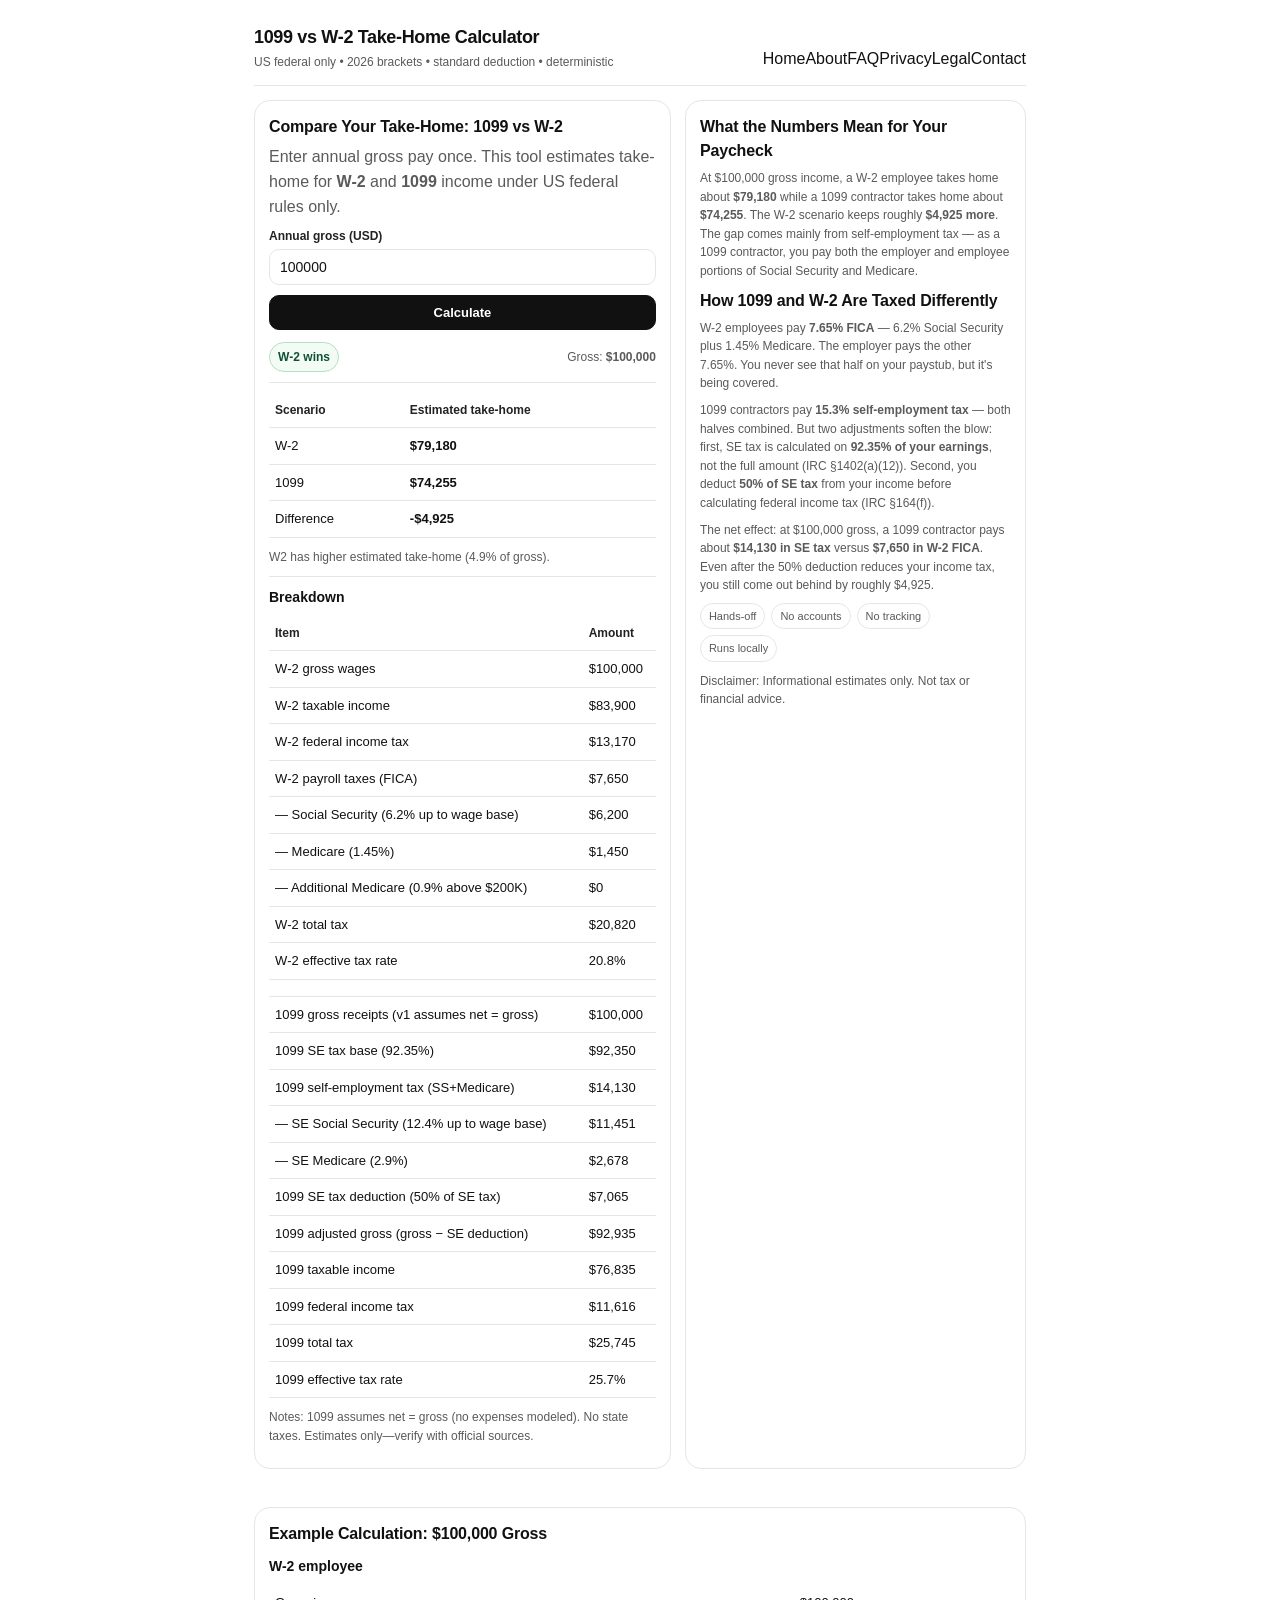
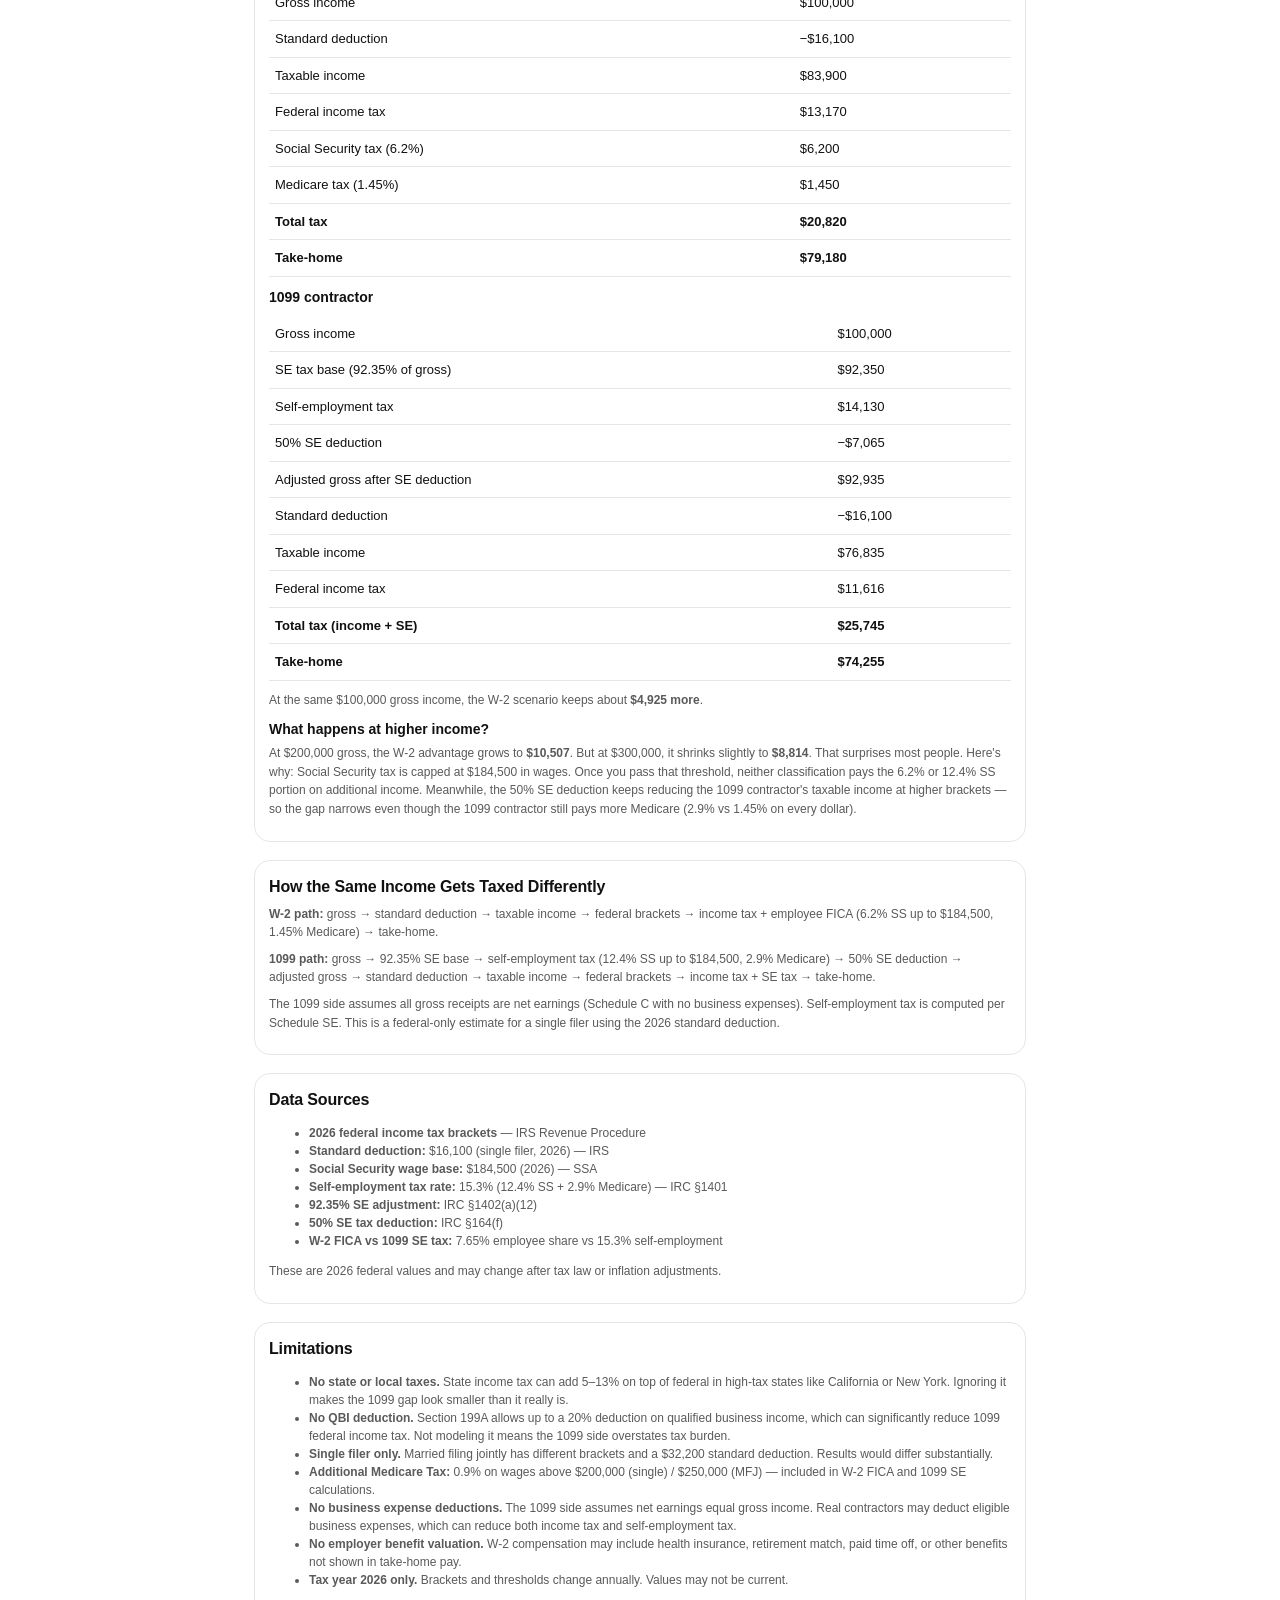
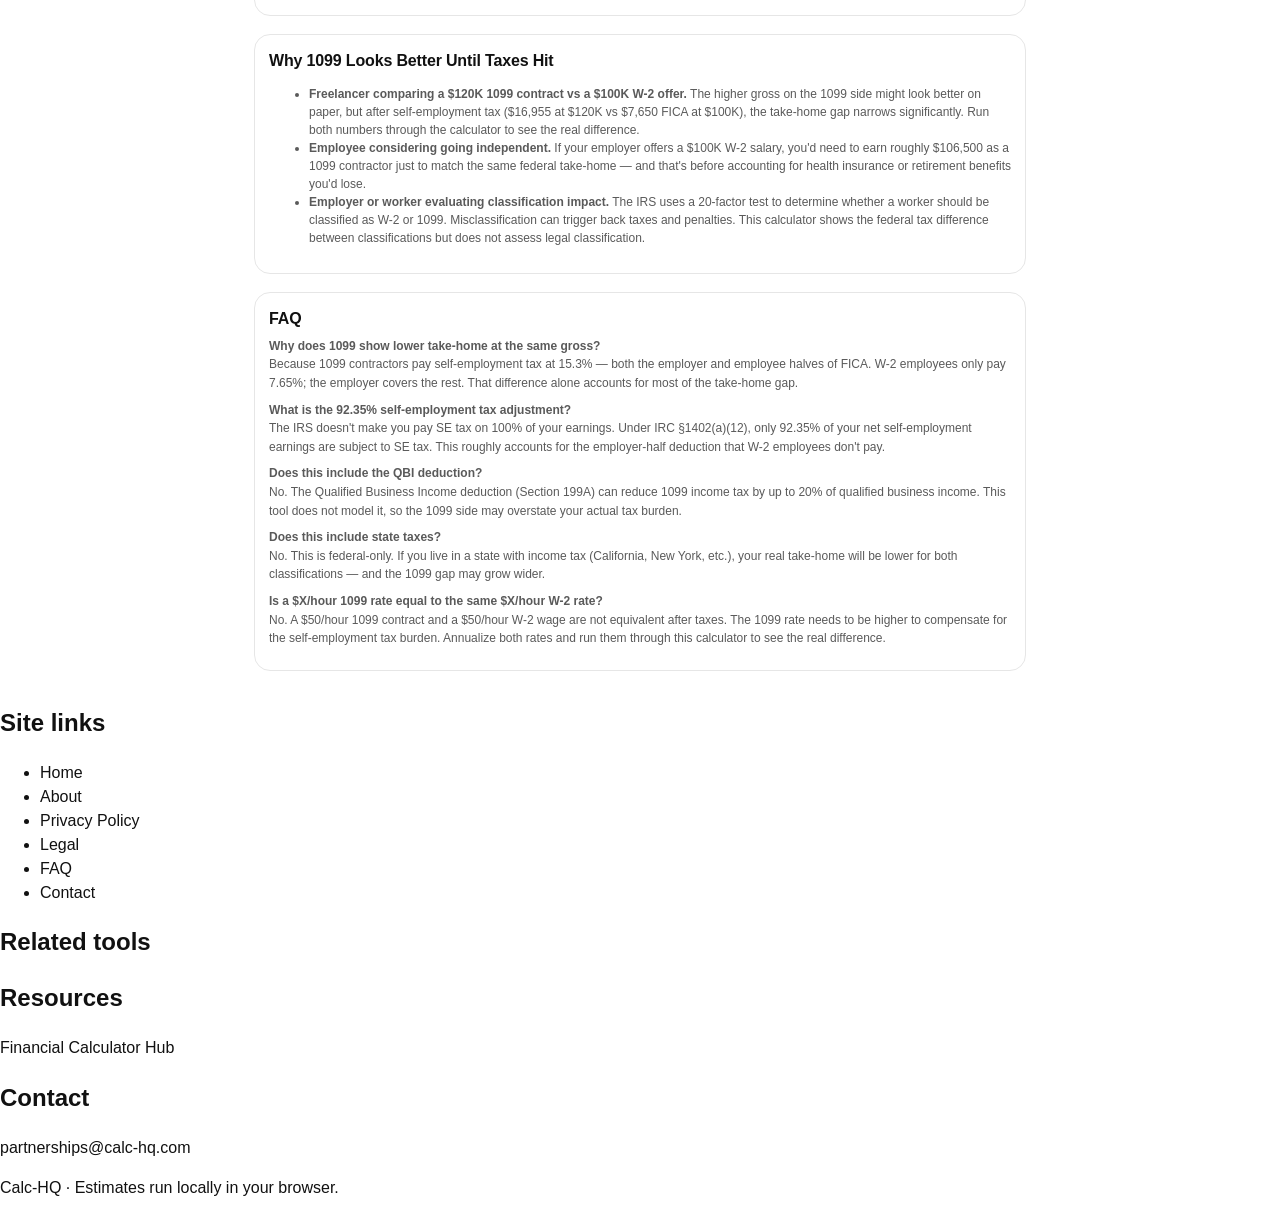
<file: index.html>
<!doctype html>
<html lang="en">
<head>
  <meta charset="utf-8"/>
  <meta name="viewport" content="width=device-width, initial-scale=1"/>
  <title>1099 vs W-2 Take-Home Calculator | 1099vsw2calc.com</title>
  <meta name="description" content="Compare 1099 vs W-2 take-home pay using 2026 US federal brackets, the standard deduction, and self-employment tax modeling."/>
  <meta name="robots" content="index, follow"/>
  <meta name="google-adsense-account" content="ca-pub-7744853829365165"/>
  <meta property="og:type" content="website"/>
  <meta property="og:title" content="1099 vs W-2 Take-Home Calculator | 1099vsw2calc.com"/>
  <meta property="og:description" content="Compare 1099 vs W-2 take-home pay using 2026 US federal brackets, the standard deduction, and self-employment tax modeling."/>
  <meta property="og:url" content="https://1099vsw2calc.com/"/>
  <meta property="og:site_name" content="1099vsW2Calc.com"/>
  <meta name="twitter:card" content="summary"/>
  <meta name="twitter:title" content="1099 vs W-2 Take-Home Calculator | 1099vsw2calc.com"/>
  <meta name="twitter:description" content="Compare 1099 vs W-2 take-home pay using 2026 US federal brackets, the standard deduction, and self-employment tax modeling."/>
  <script type="application/ld+json">{"@context":"https://schema.org","@type":"WebApplication","name":"1099 vs W-2 Take-Home Calculator","url":"https://1099vsw2calc.com/","applicationCategory":"FinanceApplication","operatingSystem":"Any","browserRequirements":"Requires JavaScript","description":"Compare 1099 vs W-2 take-home pay using 2026 US federal brackets, the standard deduction, and self-employment tax modeling.","offers":{"@type":"Offer","price":"0","priceCurrency":"USD"}}</script>
  <link rel="canonical" href="https://1099vsw2calc.com/">
  <link rel="icon" type="image/svg+xml" href="/assets/favicon.svg"/>
  <script async src="https://pagead2.googlesyndication.com/pagead/js/adsbygoogle.js?client=ca-pub-7744853829365165" crossorigin="anonymous"></script>
  <link rel="stylesheet" href="/assets/styles.css?v=layout-repair-0429"/>
</head>
<body>
  <div class="container">
    <div class="header">
      <div class="brand">
        <h1>1099 vs W‑2 Take‑Home Calculator</h1>
        <p>US federal only • 2026 brackets • standard deduction • deterministic</p>
      </div>
      <div data-site-header-nav></div>
    </div>

<div class="grid">
  <section class="card">
    <h2>Compare Your Take-Home: 1099 vs W-2</h2>
    <p>Enter annual gross pay once. This tool estimates take-home for <b>W-2</b> and <b>1099</b> income under US federal rules only.</p>

    <form id="calcForm" class="form" novalidate>
      <label>
        <span class="label">Annual gross (USD)</span>
        <input id="gross" class="input" inputmode="decimal" autocomplete="off" aria-label="Annual gross amount in US dollars" placeholder="e.g., 100000"/>
      </label>

      <button id="calcBtn" class="btn" type="submit" aria-label="Calculate take-home comparison">Calculate</button>
    </form>

    <div id="resultWrap" class="result" hidden>
      <div style="display:flex;align-items:center;justify-content:space-between;gap:10px;flex-wrap:wrap">
        <span id="badge" class="badge warn">—</span>
        <span class="small">Gross: <b id="grossOut">—</b></span>
      </div>

      <div class="hr"></div>

      <table class="table" aria-label="Take-home summary table">
        <thead>
          <tr><th>Scenario</th><th>Estimated take-home</th></tr>
        </thead>
        <tbody>
          <tr><td>W-2</td><td><b id="w2Take">—</b></td></tr>
          <tr><td>1099</td><td><b id="cTake">—</b></td></tr>
          <tr><td>Difference</td><td><b id="diffTake">—</b></td></tr>
        </tbody>
      </table>

      <p class="small" id="diffLine" style="margin-top:10px"></p>

      <div class="hr"></div>

      <h3 style="margin:0 0 8px">Breakdown</h3>
      <table class="table" aria-label="Detailed tax breakdown table">
        <thead><tr><th>Item</th><th>Amount</th></tr></thead>
        <tbody id="detailBody"></tbody>
      </table>

      <div class="ad-slot" data-active="false" aria-label="Ad slot (inactive)"></div>
      <div class="sponsor-slot" data-active="false" aria-label="Sponsor slot (inactive)"></div>

      <p class="small" style="margin-top:10px">
        Notes: 1099 assumes net = gross (no expenses modeled). No state taxes. Estimates only—verify with official sources.
      </p>
    </div>
  </section>

  <aside class="card">
    <h2>What the Numbers Mean for Your Paycheck</h2>
    <p class="small">At $100,000 gross income, a W-2 employee takes home about <b>$79,180</b> while a 1099 contractor takes home about <b>$74,255</b>. The W-2 scenario keeps roughly <b>$4,925 more</b>. The gap comes mainly from self-employment tax — as a 1099 contractor, you pay both the employer and employee portions of Social Security and Medicare.</p>

    <h2>How 1099 and W-2 Are Taxed Differently</h2>
    <p class="small">W-2 employees pay <b>7.65% FICA</b> — 6.2% Social Security plus 1.45% Medicare. The employer pays the other 7.65%. You never see that half on your paystub, but it's being covered.</p>
    <p class="small">1099 contractors pay <b>15.3% self-employment tax</b> — both halves combined. But two adjustments soften the blow: first, SE tax is calculated on <b>92.35% of your earnings</b>, not the full amount (IRC §1402(a)(12)). Second, you deduct <b>50% of SE tax</b> from your income before calculating federal income tax (IRC §164(f)).</p>
    <p class="small">The net effect: at $100,000 gross, a 1099 contractor pays about <b>$14,130 in SE tax</b> versus <b>$7,650 in W-2 FICA</b>. Even after the 50% deduction reduces your income tax, you still come out behind by roughly $4,925.</p>
    <div class="kv" aria-label="Tool attributes">
      <span>Hands-off</span><span>No accounts</span><span>No tracking</span><span>Runs locally</span>
    </div>
    <p class="small" style="margin-top:10px">Disclaimer: Informational estimates only. Not tax or financial advice.</p>
  </aside>
</div>

<section class="card" style="margin-top:18px">
  <h2>Example Calculation: $100,000 Gross</h2>

  <h3>W-2 employee</h3>
  <table class="table">
    <tbody>
      <tr><td>Gross income</td><td>$100,000</td></tr>
      <tr><td>Standard deduction</td><td>−$16,100</td></tr>
      <tr><td>Taxable income</td><td>$83,900</td></tr>
      <tr><td>Federal income tax</td><td>$13,170</td></tr>
      <tr><td>Social Security tax (6.2%)</td><td>$6,200</td></tr>
      <tr><td>Medicare tax (1.45%)</td><td>$1,450</td></tr>
      <tr><td><b>Total tax</b></td><td><b>$20,820</b></td></tr>
      <tr><td><b>Take-home</b></td><td><b>$79,180</b></td></tr>
    </tbody>
  </table>

  <h3>1099 contractor</h3>
  <table class="table">
    <tbody>
      <tr><td>Gross income</td><td>$100,000</td></tr>
      <tr><td>SE tax base (92.35% of gross)</td><td>$92,350</td></tr>
      <tr><td>Self-employment tax</td><td>$14,130</td></tr>
      <tr><td>50% SE deduction</td><td>−$7,065</td></tr>
      <tr><td>Adjusted gross after SE deduction</td><td>$92,935</td></tr>
      <tr><td>Standard deduction</td><td>−$16,100</td></tr>
      <tr><td>Taxable income</td><td>$76,835</td></tr>
      <tr><td>Federal income tax</td><td>$11,616</td></tr>
      <tr><td><b>Total tax (income + SE)</b></td><td><b>$25,745</b></td></tr>
      <tr><td><b>Take-home</b></td><td><b>$74,255</b></td></tr>
    </tbody>
  </table>

  <p class="small" style="margin-top:10px">At the same $100,000 gross income, the W-2 scenario keeps about <b>$4,925 more</b>.</p>

  <h3>What happens at higher income?</h3>
  <p class="small">At $200,000 gross, the W-2 advantage grows to <b>$10,507</b>. But at $300,000, it shrinks slightly to <b>$8,814</b>. That surprises most people. Here's why: Social Security tax is capped at $184,500 in wages. Once you pass that threshold, neither classification pays the 6.2% or 12.4% SS portion on additional income. Meanwhile, the 50% SE deduction keeps reducing the 1099 contractor's taxable income at higher brackets — so the gap narrows even though the 1099 contractor still pays more Medicare (2.9% vs 1.45% on every dollar).</p>
</section>

<section class="card" style="margin-top:18px">
  <h2>How the Same Income Gets Taxed Differently</h2>
  <p class="small"><b>W-2 path:</b> gross → standard deduction → taxable income → federal brackets → income tax + employee FICA (6.2% SS up to $184,500, 1.45% Medicare) → take-home.</p>
  <p class="small"><b>1099 path:</b> gross → 92.35% SE base → self-employment tax (12.4% SS up to $184,500, 2.9% Medicare) → 50% SE deduction → adjusted gross → standard deduction → taxable income → federal brackets → income tax + SE tax → take-home.</p>
  <p class="small">The 1099 side assumes all gross receipts are net earnings (Schedule C with no business expenses). Self-employment tax is computed per Schedule SE. This is a federal-only estimate for a single filer using the 2026 standard deduction.</p>
</section>

<section class="card" style="margin-top:18px">
  <h2>Data Sources</h2>
  <ul class="small">
    <li><b>2026 federal income tax brackets</b> — IRS Revenue Procedure</li>
    <li><b>Standard deduction:</b> $16,100 (single filer, 2026) — IRS</li>
    <li><b>Social Security wage base:</b> $184,500 (2026) — SSA</li>
    <li><b>Self-employment tax rate:</b> 15.3% (12.4% SS + 2.9% Medicare) — IRC §1401</li>
    <li><b>92.35% SE adjustment:</b> IRC §1402(a)(12)</li>
    <li><b>50% SE tax deduction:</b> IRC §164(f)</li>
    <li><b>W-2 FICA vs 1099 SE tax:</b> 7.65% employee share vs 15.3% self-employment</li>
  </ul>
  <p class="small">These are 2026 federal values and may change after tax law or inflation adjustments.</p>
</section>

<section class="card" style="margin-top:18px">
  <h2>Limitations</h2>
  <ul class="small">
    <li><b>No state or local taxes.</b> State income tax can add 5–13% on top of federal in high-tax states like California or New York. Ignoring it makes the 1099 gap look smaller than it really is.</li>
    <li><b>No QBI deduction.</b> Section 199A allows up to a 20% deduction on qualified business income, which can significantly reduce 1099 federal income tax. Not modeling it means the 1099 side overstates tax burden.</li>
    <li><b>Single filer only.</b> Married filing jointly has different brackets and a $32,200 standard deduction. Results would differ substantially.</li>
        <li><b>Additional Medicare Tax:</b> 0.9% on wages above $200,000 (single) / $250,000 (MFJ) — included in W-2 FICA and 1099 SE calculations.</li>
    <li><b>No business expense deductions.</b> The 1099 side assumes net earnings equal gross income. Real contractors may deduct eligible business expenses, which can reduce both income tax and self-employment tax.</li>
    <li><b>No employer benefit valuation.</b> W-2 compensation may include health insurance, retirement match, paid time off, or other benefits not shown in take-home pay.</li>
    <li><b>Tax year 2026 only.</b> Brackets and thresholds change annually. Values may not be current.</li>
  </ul>
</section>

<section class="card" style="margin-top:18px">
  <h2>Why 1099 Looks Better Until Taxes Hit</h2>
  <ul class="small">
    <li><b>Freelancer comparing a $120K 1099 contract vs a $100K W-2 offer.</b> The higher gross on the 1099 side might look better on paper, but after self-employment tax ($16,955 at $120K vs $7,650 FICA at $100K), the take-home gap narrows significantly. Run both numbers through the calculator to see the real difference.</li>
    <li><b>Employee considering going independent.</b> If your employer offers a $100K W-2 salary, you'd need to earn roughly $106,500 as a 1099 contractor just to match the same federal take-home — and that's before accounting for health insurance or retirement benefits you'd lose.</li>
    <li><b>Employer or worker evaluating classification impact.</b> The IRS uses a 20-factor test to determine whether a worker should be classified as W-2 or 1099. Misclassification can trigger back taxes and penalties. This calculator shows the federal tax difference between classifications but does not assess legal classification.</li>
  </ul>
</section>

<section class="card" style="margin-top:18px">
  <h2>FAQ</h2>
  <div class="small">
    <p><b>Why does 1099 show lower take-home at the same gross?</b><br/>Because 1099 contractors pay self-employment tax at 15.3% — both the employer and employee halves of FICA. W-2 employees only pay 7.65%; the employer covers the rest. That difference alone accounts for most of the take-home gap.</p>
    <p><b>What is the 92.35% self-employment tax adjustment?</b><br/>The IRS doesn't make you pay SE tax on 100% of your earnings. Under IRC §1402(a)(12), only 92.35% of your net self-employment earnings are subject to SE tax. This roughly accounts for the employer-half deduction that W-2 employees don't pay.</p>
    <p><b>Does this include the QBI deduction?</b><br/>No. The Qualified Business Income deduction (Section 199A) can reduce 1099 income tax by up to 20% of qualified business income. This tool does not model it, so the 1099 side may overstate your actual tax burden.</p>
    <p><b>Does this include state taxes?</b><br/>No. This is federal-only. If you live in a state with income tax (California, New York, etc.), your real take-home will be lower for both classifications — and the 1099 gap may grow wider.</p>
    <p><b>Is a $X/hour 1099 rate equal to the same $X/hour W-2 rate?</b><br/>No. A $50/hour 1099 contract and a $50/hour W-2 wage are not equivalent after taxes. The 1099 rate needs to be higher to compensate for the self-employment tax burden. Annualize both rates and run them through this calculator to see the real difference.</p>
  </div>
</section>

</div>

    <footer class="site-footer">
  <div class="wrap" id="site-footer"></div>
</footer>
  </div>

  <script src="/network.js?v=2026-05-03"></script>
  <script src="/assets/config.js" type="module"></script>
  <script src="/assets/ads.js"></script>
  <script type="module" src="/assets/app.js"></script>
</body>
</html>
</file>
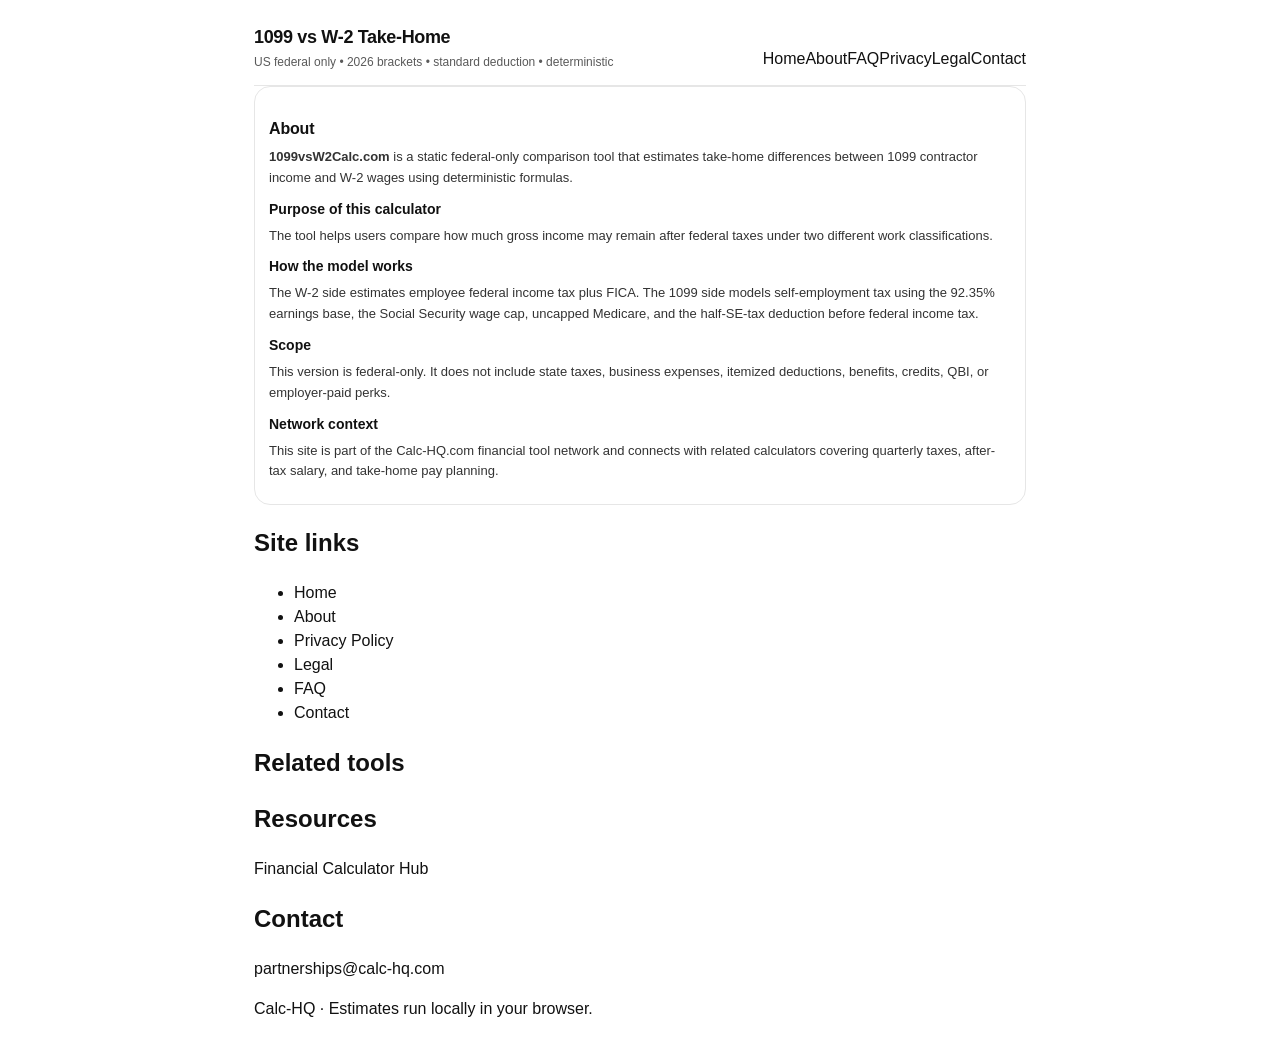
<file: about.html>
<!doctype html>
<html lang="en">
<head>
  <meta charset="utf-8"/>
  <meta name="viewport" content="width=device-width, initial-scale=1"/>
  <title>About | 1099vsw2calc.com</title>
  <meta name="description" content="Learn how 1099vsW2Calc.com compares federal take-home estimates for 1099 contractor work versus W-2 employment."/>
  <meta name="robots" content="index, follow"/>
  <meta name="google-adsense-account" content="ca-pub-7744853829365165"/>
  <meta property="og:type" content="article"/>
  <meta property="og:title" content="About | 1099vsw2calc.com"/>
  <meta property="og:description" content="Learn how 1099vsW2Calc.com compares federal take-home estimates for 1099 contractor work versus W-2 employment."/>
  <meta property="og:url" content="https://1099vsw2calc.com/about.html"/>
  <meta property="og:site_name" content="1099vsW2Calc.com"/>
  <meta name="twitter:card" content="summary"/>
  <meta name="twitter:title" content="About | 1099vsw2calc.com"/>
  <meta name="twitter:description" content="Learn how 1099vsW2Calc.com compares federal take-home estimates for 1099 contractor work versus W-2 employment."/>
  <script type="application/ld+json">{"@context":"https://schema.org","@type":"AboutPage","name":"About","url":"https://1099vsw2calc.com/about.html","description":"Learn how 1099vsW2Calc.com compares federal take-home estimates for 1099 contractor work versus W-2 employment."}</script>
  <link rel="canonical" href="https://1099vsw2calc.com/about.html">
  <link rel="icon" type="image/svg+xml" href="/assets/favicon.svg"/>
  <script async src="https://pagead2.googlesyndication.com/pagead/js/adsbygoogle.js?client=ca-pub-7744853829365165" crossorigin="anonymous"></script>
  <link rel="stylesheet" href="/assets/styles.css?v=layout-repair-0429"/>
</head>
<body>
  <div class="container">
    <div class="header">
      <div class="brand">
        <h1>1099 vs W‑2 Take‑Home</h1>
        <p>US federal only • 2026 brackets • standard deduction • deterministic</p>
      </div>
      <div data-site-header-nav></div>
    </div>

<div class="page-copy">
<section class="card">
  <h2>About</h2>
  <p class="small"><b>1099vsW2Calc.com</b> is a static federal-only comparison tool that estimates take-home differences between 1099 contractor income and W-2 wages using deterministic formulas.</p>

  <h3 class="small" style="color:var(--text);margin:10px 0 6px">Purpose of this calculator</h3>
  <p class="small">The tool helps users compare how much gross income may remain after federal taxes under two different work classifications.</p>

  <h3 class="small" style="color:var(--text);margin:10px 0 6px">How the model works</h3>
  <p class="small">The W-2 side estimates employee federal income tax plus FICA. The 1099 side models self-employment tax using the 92.35% earnings base, the Social Security wage cap, uncapped Medicare, and the half-SE-tax deduction before federal income tax.</p>

  <h3 class="small" style="color:var(--text);margin:10px 0 6px">Scope</h3>
  <p class="small">This version is federal-only. It does not include state taxes, business expenses, itemized deductions, benefits, credits, QBI, or employer-paid perks.</p>

  <h3 class="small" style="color:var(--text);margin:10px 0 6px">Network context</h3>
  <p class="small">This site is part of the <a href="https://calc-hq.com" rel="noopener">Calc-HQ.com</a> financial tool network and connects with related calculators covering quarterly taxes, after-tax salary, and take-home pay planning.</p>

  <div class="ad-slot" data-active="false" aria-label="Ad slot (inactive)"></div>
</section>
</div>
    <footer class="site-footer">
  <div class="wrap" id="site-footer"></div>
</footer>
  </div>

  <script src="/network.js?v=2026-05-03"></script>
  <script src="/assets/config.js" type="module"></script>
  <script src="/assets/ads.js"></script>
  <script type="module" src="/assets/app.js"></script>
</body>
</html>
</file>
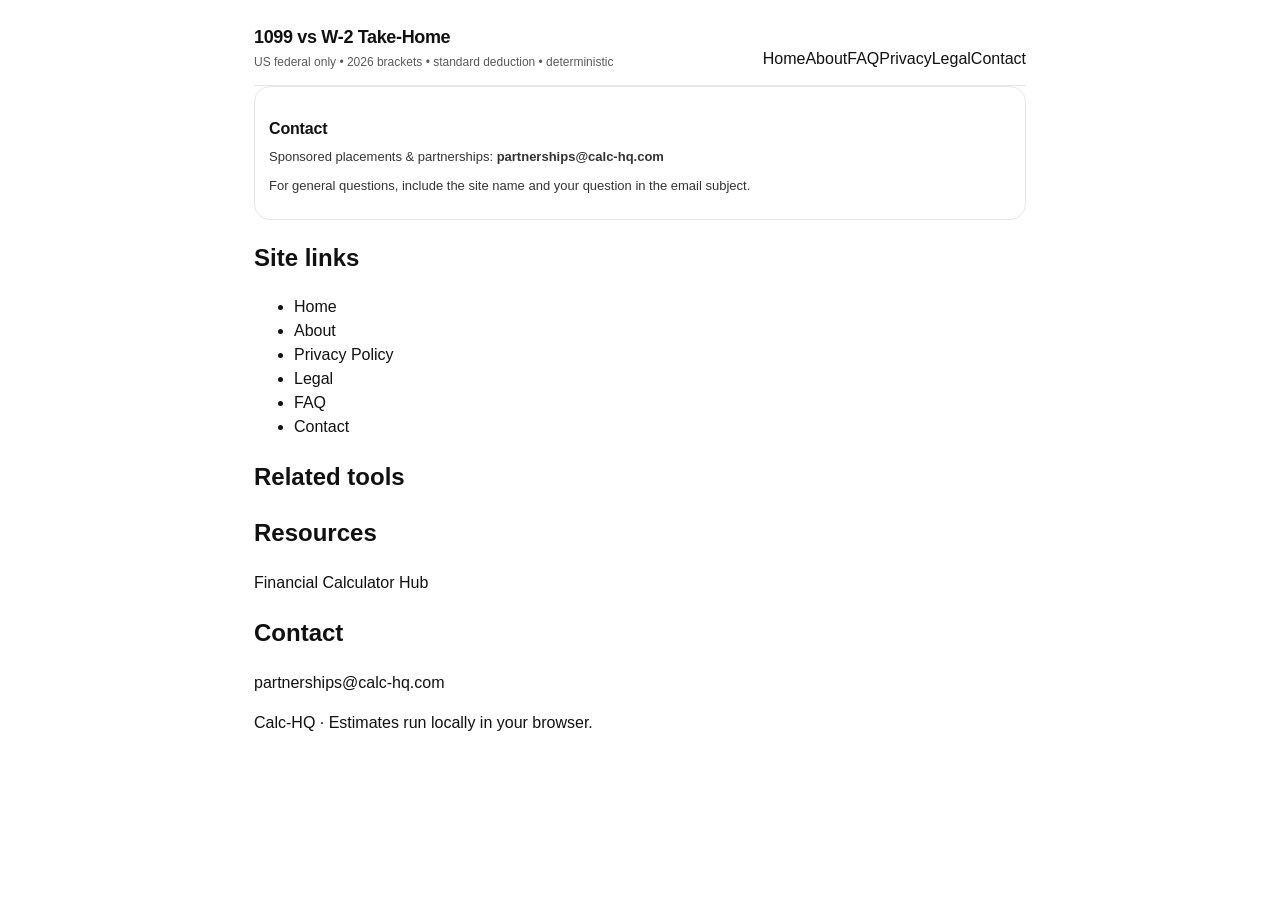
<file: contact.html>
<!doctype html>
<html lang="en">
<head>
  <meta charset="utf-8"/>
  <meta name="viewport" content="width=device-width, initial-scale=1"/>
  <title>Contact | 1099vsw2calc.com</title>
  <meta name="description" content="Contact 1099vsW2Calc.com for partnerships, business inquiries, feedback, or site issues."/>
  <meta name="robots" content="index, follow"/>
  <meta name="google-adsense-account" content="ca-pub-7744853829365165"/>
  <meta property="og:type" content="article"/>
  <meta property="og:title" content="Contact | 1099vsw2calc.com"/>
  <meta property="og:description" content="Contact 1099vsW2Calc.com for partnerships, business inquiries, feedback, or site issues."/>
  <meta property="og:url" content="https://1099vsw2calc.com/contact.html"/>
  <meta property="og:site_name" content="1099vsW2Calc.com"/>
  <meta name="twitter:card" content="summary"/>
  <meta name="twitter:title" content="Contact | 1099vsw2calc.com"/>
  <meta name="twitter:description" content="Contact 1099vsW2Calc.com for partnerships, business inquiries, feedback, or site issues."/>
  <script type="application/ld+json">{"@context":"https://schema.org","@type":"WebPage","name":"Contact","url":"https://1099vsw2calc.com/contact.html","description":"Contact 1099vsW2Calc.com for partnerships, business inquiries, feedback, or site issues."}</script>
  <link rel="canonical" href="https://1099vsw2calc.com/contact.html">
  <link rel="icon" type="image/svg+xml" href="/assets/favicon.svg"/>
  <script async src="https://pagead2.googlesyndication.com/pagead/js/adsbygoogle.js?client=ca-pub-7744853829365165" crossorigin="anonymous"></script>
  <link rel="stylesheet" href="/assets/styles.css?v=layout-repair-0429"/>
</head>
<body>
  <div class="container">
    <div class="header">
      <div class="brand">
        <h1>1099 vs W‑2 Take‑Home</h1>
        <p>US federal only • 2026 brackets • standard deduction • deterministic</p>
      </div>
      <div data-site-header-nav></div>
    </div>

<div class="page-copy">
<section class="card">
  <h2>Contact</h2>
  <p class="small">Sponsored placements &amp; partnerships: <b id="partnersEmail"></b></p>
  <p class="small">For general questions, include the site name and your question in the email subject.</p>
  <div class="sponsor-slot" data-active="false" aria-label="Sponsor slot (inactive)"></div>
</section>
</div>
    <footer class="site-footer">
  <div class="wrap" id="site-footer"></div>
</footer>
  </div>

  <script src="/network.js?v=2026-05-03"></script>
  <script src="/assets/config.js" type="module"></script>
  <script src="/assets/ads.js"></script>
  <script type="module" src="/assets/app.js"></script>
</body>
</html>
</file>
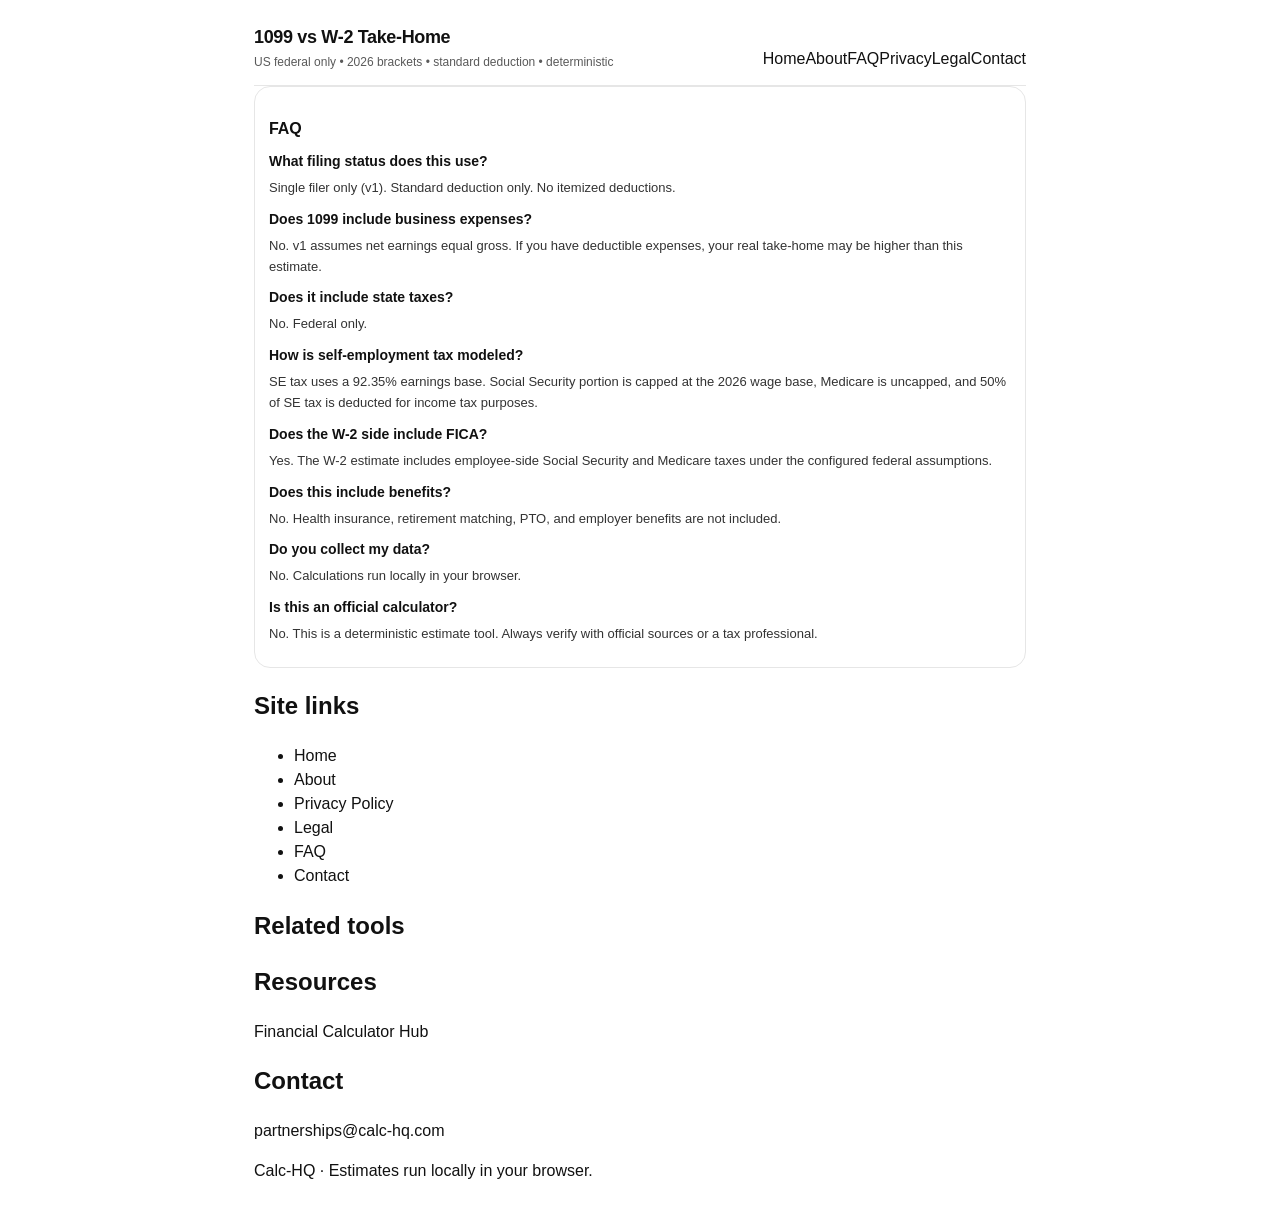
<file: faq.html>
<!doctype html>
<html lang="en">
<head>
  <meta charset="utf-8"/>
  <meta name="viewport" content="width=device-width, initial-scale=1"/>
  <title>FAQ | 1099vsw2calc.com</title>
  <meta name="description" content="Frequently asked questions about federal 1099 vs W-2 take-home comparisons, self-employment tax, and calculator scope."/>
  <meta name="robots" content="index, follow"/>
  <meta name="google-adsense-account" content="ca-pub-7744853829365165"/>
  <meta property="og:type" content="article"/>
  <meta property="og:title" content="FAQ | 1099vsw2calc.com"/>
  <meta property="og:description" content="Frequently asked questions about federal 1099 vs W-2 take-home comparisons, self-employment tax, and calculator scope."/>
  <meta property="og:url" content="https://1099vsw2calc.com/faq.html"/>
  <meta property="og:site_name" content="1099vsW2Calc.com"/>
  <meta name="twitter:card" content="summary"/>
  <meta name="twitter:title" content="FAQ | 1099vsw2calc.com"/>
  <meta name="twitter:description" content="Frequently asked questions about federal 1099 vs W-2 take-home comparisons, self-employment tax, and calculator scope."/>
  <script type="application/ld+json">{"@context":"https://schema.org","@type":"WebPage","name":"FAQ","url":"https://1099vsw2calc.com/faq.html","description":"Frequently asked questions about federal 1099 vs W-2 take-home comparisons, self-employment tax, and calculator scope."}</script>
<script type="application/ld+json">{"@context":"https://schema.org","@type":"FAQPage","mainEntity":[{"@type":"Question","name":"What filing status does this use?","acceptedAnswer":{"@type":"Answer","text":"Single filer only (v1). Standard deduction only. No itemized deductions."}},{"@type":"Question","name":"Does 1099 include business expenses?","acceptedAnswer":{"@type":"Answer","text":"No. v1 assumes net earnings equal gross. If you have deductible expenses, your real take-home may be higher than this estimate."}},{"@type":"Question","name":"Does it include state taxes?","acceptedAnswer":{"@type":"Answer","text":"No. Federal only."}},{"@type":"Question","name":"How is self-employment tax modeled?","acceptedAnswer":{"@type":"Answer","text":"SE tax uses a 92.35% earnings base. Social Security portion is capped at the 2026 wage base, Medicare is uncapped, and 50% of SE tax is deducted for income tax purposes."}},{"@type":"Question","name":"Does the W-2 side include FICA?","acceptedAnswer":{"@type":"Answer","text":"Yes. The W-2 estimate includes employee-side Social Security and Medicare taxes under the configured federal assumptions."}},{"@type":"Question","name":"Does this include benefits?","acceptedAnswer":{"@type":"Answer","text":"No. Health insurance, retirement matching, PTO, and employer benefits are not included."}},{"@type":"Question","name":"Do you collect my data?","acceptedAnswer":{"@type":"Answer","text":"No. Calculations run locally in your browser."}},{"@type":"Question","name":"Is this an official calculator?","acceptedAnswer":{"@type":"Answer","text":"No. This is a deterministic estimate tool. Always verify with official sources or a tax professional."}}]}</script>
  <link rel="canonical" href="https://1099vsw2calc.com/faq.html">
  <link rel="icon" type="image/svg+xml" href="/assets/favicon.svg"/>
  <script async src="https://pagead2.googlesyndication.com/pagead/js/adsbygoogle.js?client=ca-pub-7744853829365165" crossorigin="anonymous"></script>
  <link rel="stylesheet" href="/assets/styles.css?v=layout-repair-0429"/>
</head>
<body>
  <div class="container">
    <div class="header">
      <div class="brand">
        <h1>1099 vs W‑2 Take‑Home</h1>
        <p>US federal only • 2026 brackets • standard deduction • deterministic</p>
      </div>
      <div data-site-header-nav></div>
    </div>

<div class="page-copy">
<section class="card">
  <h2>FAQ</h2>

  <h3 class="small" style="color:var(--text);margin:10px 0 6px">What filing status does this use?</h3>
  <p class="small">Single filer only (v1). Standard deduction only. No itemized deductions.</p>

  <h3 class="small" style="color:var(--text);margin:10px 0 6px">Does 1099 include business expenses?</h3>
  <p class="small">No. v1 assumes net earnings equal gross. If you have deductible expenses, your real take-home may be higher than this estimate.</p>

  <h3 class="small" style="color:var(--text);margin:10px 0 6px">Does it include state taxes?</h3>
  <p class="small">No. Federal only.</p>

  <h3 class="small" style="color:var(--text);margin:10px 0 6px">How is self-employment tax modeled?</h3>
  <p class="small">SE tax uses a 92.35% earnings base. Social Security portion is capped at the 2026 wage base, Medicare is uncapped, and 50% of SE tax is deducted for income tax purposes.</p>

  <h3 class="small" style="color:var(--text);margin:10px 0 6px">Does the W-2 side include FICA?</h3>
  <p class="small">Yes. The W-2 estimate includes employee-side Social Security and Medicare taxes under the configured federal assumptions.</p>

  <h3 class="small" style="color:var(--text);margin:10px 0 6px">Does this include benefits?</h3>
  <p class="small">No. Health insurance, retirement matching, PTO, and employer benefits are not included.</p>

  <h3 class="small" style="color:var(--text);margin:10px 0 6px">Do you collect my data?</h3>
  <p class="small">No. Calculations run locally in your browser.</p>

  <h3 class="small" style="color:var(--text);margin:10px 0 6px">Is this an official calculator?</h3>
  <p class="small">No. This is a deterministic estimate tool. Always verify with official sources or a tax professional.</p>

  <div class="ad-slot" data-active="false" aria-label="Ad slot (inactive)"></div>
  <div class="sponsor-slot" data-active="false" aria-label="Sponsor slot (inactive)"></div>
</section>
</div>
    <footer class="site-footer">
  <div class="wrap" id="site-footer"></div>
</footer>
  </div>

  <script src="/network.js?v=2026-05-03"></script>
  <script src="/assets/config.js" type="module"></script>
  <script src="/assets/ads.js"></script>
  <script type="module" src="/assets/app.js"></script>
</body>
</html>
</file>
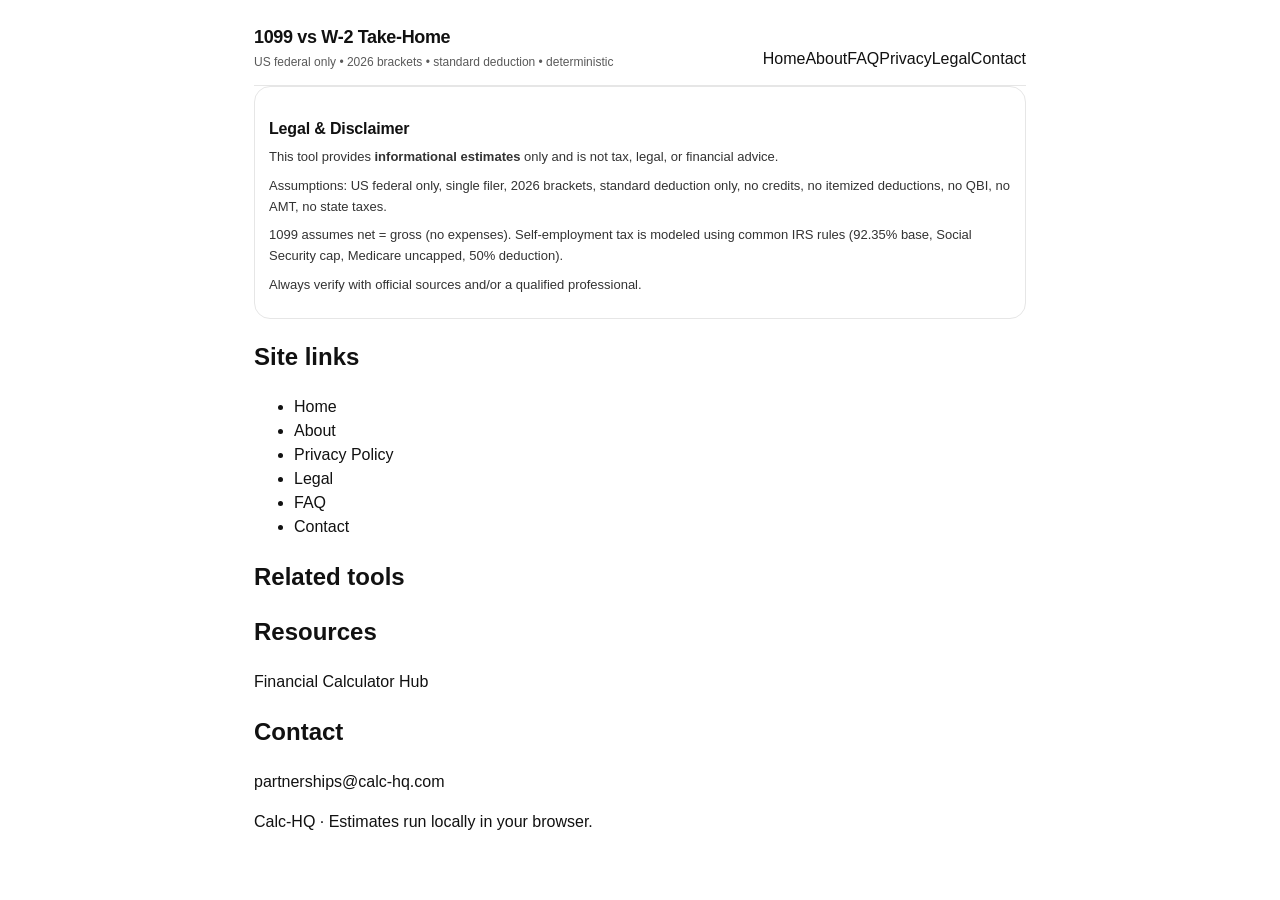
<file: legal.html>
<!doctype html>
<html lang="en">
<head>
  <meta charset="utf-8"/>
  <meta name="viewport" content="width=device-width, initial-scale=1"/>
  <title>Legal Disclaimer | 1099vsw2calc.com</title>
  <meta name="description" content="Legal disclaimer for 1099vsW2Calc.com covering informational use, federal-only estimates, and limitations."/>
  <meta name="robots" content="index, follow"/>
  <meta name="google-adsense-account" content="ca-pub-7744853829365165"/>
  <meta property="og:type" content="article"/>
  <meta property="og:title" content="Legal Disclaimer | 1099vsw2calc.com"/>
  <meta property="og:description" content="Legal disclaimer for 1099vsW2Calc.com covering informational use, federal-only estimates, and limitations."/>
  <meta property="og:url" content="https://1099vsw2calc.com/legal.html"/>
  <meta property="og:site_name" content="1099vsW2Calc.com"/>
  <meta name="twitter:card" content="summary"/>
  <meta name="twitter:title" content="Legal Disclaimer | 1099vsw2calc.com"/>
  <meta name="twitter:description" content="Legal disclaimer for 1099vsW2Calc.com covering informational use, federal-only estimates, and limitations."/>
  <script type="application/ld+json">{"@context":"https://schema.org","@type":"WebPage","name":"Legal Disclaimer","url":"https://1099vsw2calc.com/legal.html","description":"Legal disclaimer for 1099vsW2Calc.com covering informational use, federal-only estimates, and limitations."}</script>
  <link rel="canonical" href="https://1099vsw2calc.com/legal.html">
  <link rel="icon" type="image/svg+xml" href="/assets/favicon.svg"/>
  <script async src="https://pagead2.googlesyndication.com/pagead/js/adsbygoogle.js?client=ca-pub-7744853829365165" crossorigin="anonymous"></script>
  <link rel="stylesheet" href="/assets/styles.css?v=layout-repair-0429"/>
</head>
<body>
  <div class="container">
    <div class="header">
      <div class="brand">
        <h1>1099 vs W‑2 Take‑Home</h1>
        <p>US federal only • 2026 brackets • standard deduction • deterministic</p>
      </div>
      <div data-site-header-nav></div>
    </div>

<div class="page-copy">
<section class="card">
  <h2>Legal & Disclaimer</h2>
  <p class="small">This tool provides <b>informational estimates</b> only and is not tax, legal, or financial advice.</p>
  <p class="small">Assumptions: US federal only, single filer, 2026 brackets, standard deduction only, no credits, no itemized deductions, no QBI, no AMT, no state taxes.</p>
  <p class="small">1099 assumes net = gross (no expenses). Self-employment tax is modeled using common IRS rules (92.35% base, Social Security cap, Medicare uncapped, 50% deduction).</p>
  <p class="small">Always verify with official sources and/or a qualified professional.</p>

  <div class="ad-slot" data-active="false" aria-label="Ad slot (inactive)"></div>
  <div class="sponsor-slot" data-active="false" aria-label="Sponsor slot (inactive)"></div>
</section>
</div>
    <footer class="site-footer">
  <div class="wrap" id="site-footer"></div>
</footer>
  </div>

  <script src="/network.js?v=2026-05-03"></script>
  <script src="/assets/config.js" type="module"></script>
  <script src="/assets/ads.js"></script>
  <script type="module" src="/assets/app.js"></script>
</body>
</html>
</file>
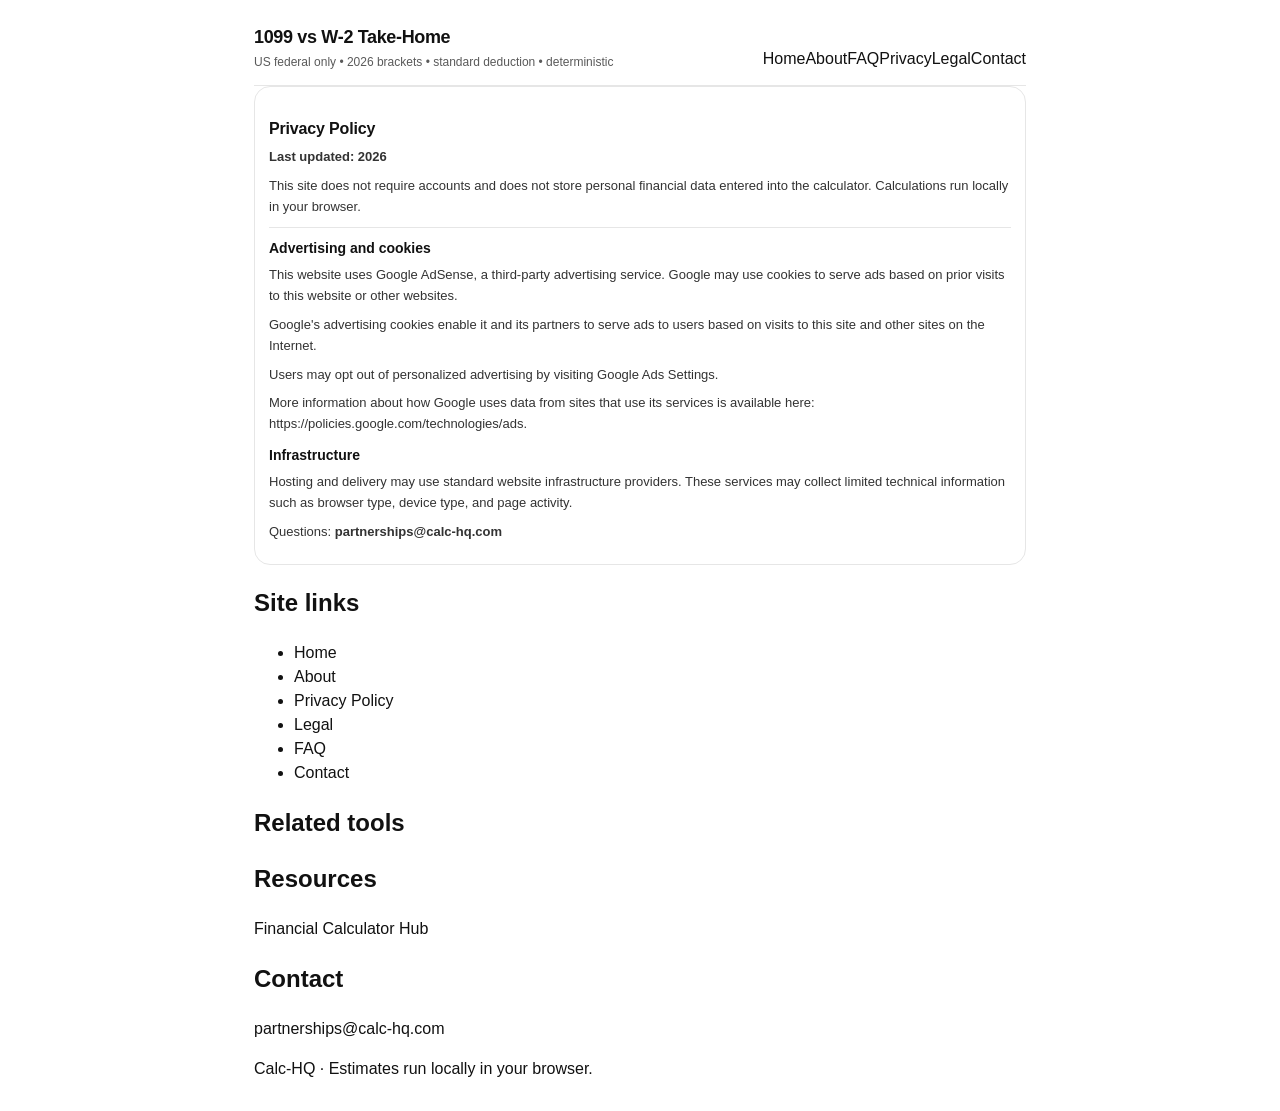
<file: privacy.html>
<!doctype html>
<html lang="en">
<head>
  <meta charset="utf-8"/>
  <meta name="viewport" content="width=device-width, initial-scale=1"/>
  <title>Privacy Policy | 1099vsw2calc.com</title>
  <meta name="description" content="Privacy policy for 1099vsW2Calc.com, including Google AdSense and cookie disclosure."/>
  <meta name="robots" content="index, follow"/>
  <meta name="google-adsense-account" content="ca-pub-7744853829365165"/>
  <meta property="og:type" content="article"/>
  <meta property="og:title" content="Privacy Policy | 1099vsw2calc.com"/>
  <meta property="og:description" content="Privacy policy for 1099vsW2Calc.com, including Google AdSense and cookie disclosure."/>
  <meta property="og:url" content="https://1099vsw2calc.com/privacy.html"/>
  <meta property="og:site_name" content="1099vsW2Calc.com"/>
  <meta name="twitter:card" content="summary"/>
  <meta name="twitter:title" content="Privacy Policy | 1099vsw2calc.com"/>
  <meta name="twitter:description" content="Privacy policy for 1099vsW2Calc.com, including Google AdSense and cookie disclosure."/>
  <script type="application/ld+json">{"@context":"https://schema.org","@type":"WebPage","name":"Privacy Policy","url":"https://1099vsw2calc.com/privacy.html","description":"Privacy policy for 1099vsW2Calc.com, including Google AdSense and cookie disclosure."}</script>
  <link rel="canonical" href="https://1099vsw2calc.com/privacy.html">
  <link rel="icon" type="image/svg+xml" href="/assets/favicon.svg"/>
  <script async src="https://pagead2.googlesyndication.com/pagead/js/adsbygoogle.js?client=ca-pub-7744853829365165" crossorigin="anonymous"></script>
  <link rel="stylesheet" href="/assets/styles.css?v=layout-repair-0429"/>
</head>
<body>
  <div class="container">
    <div class="header">
      <div class="brand">
        <h1>1099 vs W‑2 Take‑Home</h1>
        <p>US federal only • 2026 brackets • standard deduction • deterministic</p>
      </div>
      <div data-site-header-nav></div>
    </div>

<div class="page-copy">
<section class="card">
  <h2>Privacy Policy</h2>
  <p class="small"><b>Last updated: 2026</b></p>
  <p class="small">This site does not require accounts and does not store personal financial data entered into the calculator. Calculations run locally in your browser.</p>

  <div class="hr"></div>
  <h3 class="small" style="color:var(--text);margin:10px 0 6px">Advertising and cookies</h3>
  <p class="small">This website uses Google AdSense, a third-party advertising service. Google may use cookies to serve ads based on prior visits to this website or other websites.</p>
  <p class="small">Google's advertising cookies enable it and its partners to serve ads to users based on visits to this site and other sites on the Internet.</p>
  <p class="small">Users may opt out of personalized advertising by visiting Google Ads Settings.</p>
  <p class="small">More information about how Google uses data from sites that use its services is available here: <a href="https://policies.google.com/technologies/ads" target="_blank" rel="noopener">https://policies.google.com/technologies/ads</a>.</p>

  <h3 class="small" style="color:var(--text);margin:10px 0 6px">Infrastructure</h3>
  <p class="small">Hosting and delivery may use standard website infrastructure providers. These services may collect limited technical information such as browser type, device type, and page activity.</p>

  <p class="small">Questions: <b id="partnersEmail"></b></p>
  <div class="ad-slot" data-active="false" aria-label="Ad slot (inactive)"></div>
</section>
</div>
    <footer class="site-footer">
  <div class="wrap" id="site-footer"></div>
</footer>
  </div>

  <script src="/network.js?v=2026-05-03"></script>
  <script src="/assets/config.js" type="module"></script>
  <script src="/assets/ads.js"></script>
  <script type="module" src="/assets/app.js"></script>
</body>
</html>
</file>
<file: assets/styles.css>
:root{
  --max: 800px;
  --radius: 16px;
  --border: #e6e6e6;
  --text: #111111;
  --muted: #5a5a5a;
  --bg: #ffffff;
  --btn: #111111;
}

*{ box-sizing:border-box; }
html,body{ margin:0; padding:0; }
body{
  font-family:-apple-system,BlinkMacSystemFont,"Segoe UI",Roboto,Arial,sans-serif;
  background: var(--bg);
  color: var(--text);
  line-height:1.5;
}

a{ color: inherit; text-decoration:none; }
a:hover{ text-decoration:underline; }

.container{ max-width: var(--max); margin: 0 auto; padding: 14px; }

/* Header / Nav */
.header{
  display:flex;
  align-items:flex-end;
  justify-content:space-between;
  gap:12px;
  padding: 10px 0 14px;
  border-bottom: 1px solid var(--border);
}
.brand h1{
  font-size: 18px;
  letter-spacing:-0.02em;
  margin:0 0 2px;
}
.brand p{
  margin:0;
  color: var(--muted);
  font-size: 12px;
}
.nav{
  display:flex;
  flex-wrap:wrap;
  gap:10px;
}
.nav a{
  color: var(--muted);
  font-size: 13px;
}
.nav a:hover{ color: var(--text); }

/* Layout */
.grid{
  display:grid;
  grid-template-columns: 1.1fr 0.9fr;
  gap: 14px;
  padding: 14px 0 20px;
}
@media (max-width: 860px){
  .grid{ grid-template-columns: 1fr; }
  .header{ align-items:flex-start; flex-direction:column; }
}

/* Cards */
.card{
  border: 1px solid var(--border);
  border-radius: var(--radius);
  padding: 14px;
  background:#fff;
}
.card h2{
  margin:0 0 6px;
  font-size: 16px;
  letter-spacing:-0.01em;
}
.card p{ margin:0 0 8px; color: var(--muted); line-height:1.55; }

/* Form */
.form{ display:grid; gap:10px; margin-top: 8px; }
.label{ display:block; font-weight:800; font-size:12px; color:#222; margin-bottom:4px; }
.input{
  width:100%;
  border: 1px solid var(--border);
  border-radius: 10px;
  padding: 9px 10px;
  font-size: 14px;
  background:#fff;
  color: var(--text);
}
.btn{
  display:inline-flex;
  align-items:center;
  justify-content:center;
  padding: 9px 10px;
  border-radius: 10px;
  border: 1px solid var(--btn);
  background: var(--btn);
  color:#fff;
  font-weight:800;
  font-size:13px;
  cursor:pointer;
}
.btn:hover{ filter: brightness(0.95); }

/* Result */
.result{ margin-top: 12px; }
.small{ color: var(--muted); font-size: 12px; line-height:1.5; }
.hr{ height:1px; background: var(--border); margin: 10px 0; }

/* Badges */
.badge{
  display:inline-flex;
  align-items:center;
  border:1px solid var(--border);
  border-radius: 999px;
  padding: 5px 8px;
  font-size: 12px;
  color: var(--muted);
  font-weight:700;
}
.badge.good{ color:#0f5132; border-color:#b7dfc4; background:#f3fbf5; }
.badge.warn{ color:#664d03; border-color:#ffe69c; background:#fff8e1; }
.badge.bad{ color:#842029; border-color:#f5c2c7; background:#fff5f5; }

/* Table */
.table{
  width:100%;
  border-collapse: collapse;
  margin-top: 8px;
  font-size: 13px;
}
.table th, .table td{
  text-align:left;
  padding: 8px 6px;
  border-bottom: 1px solid var(--border);
}
.table th{ font-size:12px; color:#222; }

/* Monetization zones — collapse when inactive */
.ad-slot, .sponsor-slot{
  width:100%;
  min-height:0;
  border-radius: var(--radius);
  overflow:hidden;
  margin-top: 10px;
}
.ad-slot[data-active="false"],
.sponsor-slot[data-active="false"]{
  display:none !important;
}

/* Inline AdSense units — collapse to zero when inactive */
.adsense-unit{ height:0; overflow:hidden; margin:0; padding:0; }
.adsense-unit ins,
.adsense-unit iframe{ height:0 !important; max-height:0 !important; }
.adsense-unit.active{ height:auto; overflow:visible; }
.adsense-unit.active ins,
.adsense-unit.active iframe{ height:auto !important; max-height:none !important; }

/* Support pages */
.page-copy{ max-width:var(--max); margin:0 auto; }
.page-copy h1{ font-size:20px; font-weight:800; letter-spacing:-0.02em; margin:0 0 10px; }
.page-copy h2{ font-size:16px; font-weight:700; margin:16px 0 6px; }
.page-copy h3{ font-size:14px; font-weight:700; margin:12px 0 4px; }
.page-copy p{ font-size:13px; line-height:1.6; color:#333; margin:0 0 8px; }
.page-copy ul, .page-copy ol{ font-size:13px; line-height:1.6; color:#333; margin:0 0 8px; padding-left:18px; }
.page-copy li{ margin-bottom:3px; }

/* Calculator explanation sections */
section.card h3{ font-size:14px; font-weight:700; margin:10px 0 4px; }

/* Footer */
.footer{
  border-top: 1px solid var(--border);
  padding: 14px 0;
  color: var(--muted);
}
.footer .links{
  display:flex;
  flex-wrap:wrap;
  gap: 8px 12px;
  font-size:13px;
}
.footer .links a{
  color: var(--muted);
  font-size:13px;
}
.footer .links a:hover{ color: var(--text); }
.footer .sub{ font-size:12px; margin-top:6px; color:var(--muted); }

/* Key-value badges */
.kv{ display:flex; gap:6px; flex-wrap:wrap; margin-top:8px; }
.kv span{
  display:inline-flex;
  border:1px solid var(--border);
  border-radius:999px;
  padding:4px 8px;
  font-size:11px;
  color:var(--muted);
}

/* Accessibility */
a:focus-visible, button:focus-visible, input:focus-visible{
  outline: 3px solid #111;
  outline-offset: 2px;
}

/* Mobile */
@media (max-width:640px){
  .container{ padding:12px; }
  .brand h1{ font-size:15px; }
  .brand p{ font-size:11px; }
  .nav{ gap:8px; }
  .nav a{ font-size:12px; }
  .card{ padding:12px; }
  .card h2{ font-size:15px; }
  .input{ padding:8px 9px; font-size:13px; }
  .btn{ padding:8px 9px; font-size:12px; }
  .page-copy h1{ font-size:17px; }
  .page-copy h2{ font-size:14px; }
  main{ padding-bottom:max(20px, env(safe-area-inset-bottom, 20px)); }
}

.hidden{ display:none; }
</file>
